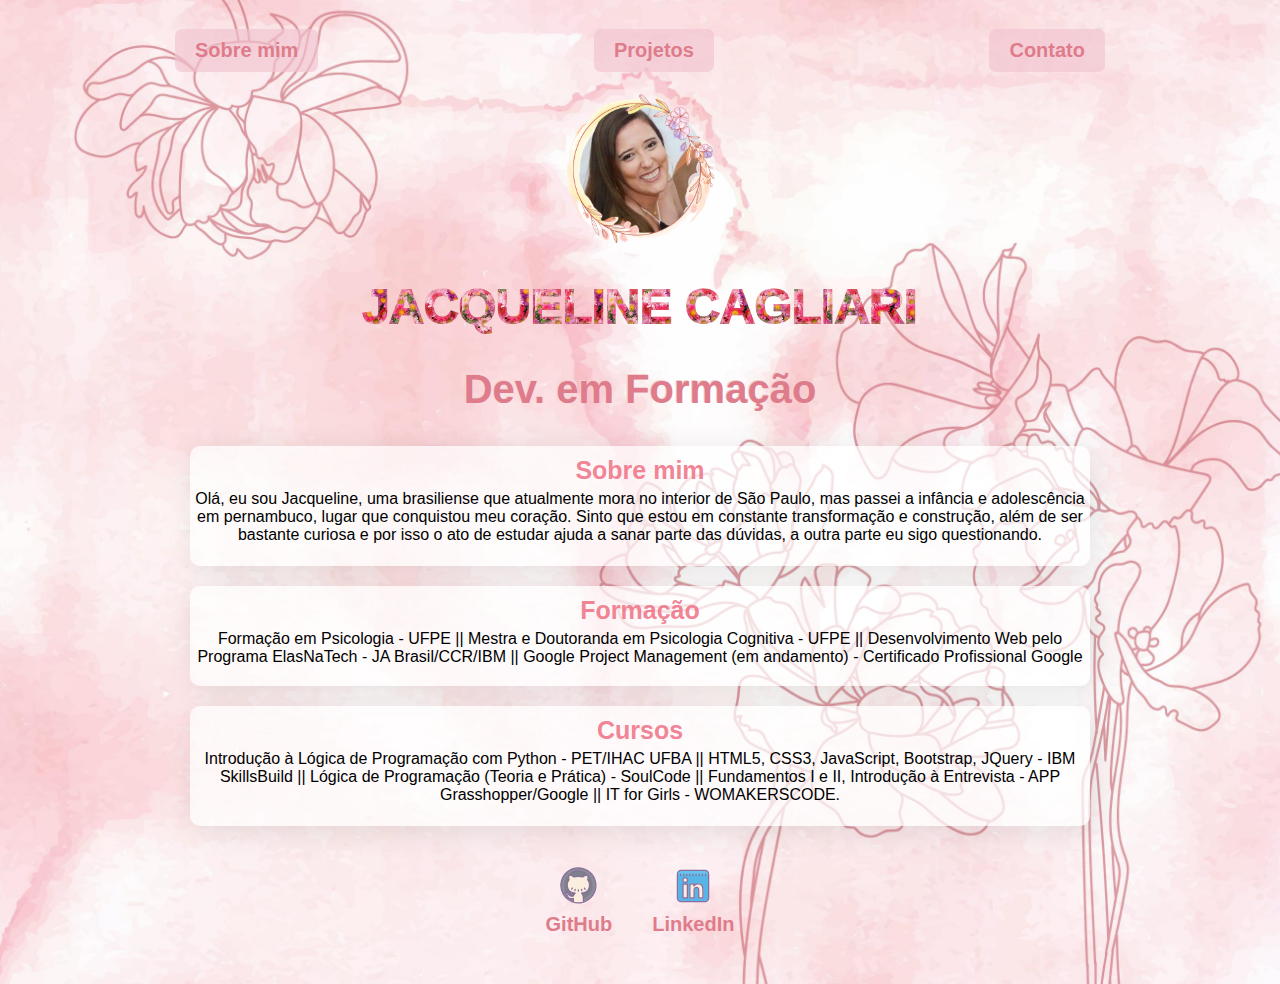
<file: index.html>
<!DOCTYPE html>
<html lang="pt-br">
<head>
    <meta charset="UTF-8">
    <meta http-equiv="X-UA-Compatible" content="IE=edge">
    <meta name="viewport" content="width=device-width, initial-scale=1.0">
    <title>Jacqueline Cagliari</title>
    <link rel="stylesheet" href="estilo.css">
</head>

<body>
    <div class="container">
        <nav class="cabecalho">
            <ul>
                <li>
                    <a href="index.html">Sobre mim</a>
                </li>
    
                <li>
                    <a href="project.html">Projetos</a>
                </li>
    
                <li>
                    <a href="contact.html">Contato</a>
                </li>
            </ul>
        </nav>  
        
        <header>
            <div class="center">
                <img src="./img/myproject-flw3.png"></img>
            </div>
            <h1 class="name">JACQUELINE CAGLIARI</h1> 
            <h2>Dev. em Formação</h2>       
        </header>
    
        <main>
            <section class="card1">
                <h3>Sobre mim</h3>
                <p>
                    Olá, eu sou Jacqueline, uma brasiliense que atualmente mora no interior de São Paulo, mas passei a infância e adolescência em pernambuco, lugar que conquistou meu coração. Sinto que estou em constante transformação e construção, além de ser bastante curiosa e por isso o ato de estudar ajuda a sanar parte das dúvidas, a outra parte eu sigo questionando.
                </p>
            </section>
    
            <section class="card2">
                <h3>Formação</h3>
                <p>
                    Formação em Psicologia - UFPE || Mestra e Doutoranda em Psicologia Cognitiva - UFPE || Desenvolvimento Web pelo Programa ElasNaTech - JA Brasil/CCR/IBM || Google Project Management (em andamento) - Certificado Profissional Google
                </p>
            </section>
    
            <section class="card3">
                <h3>Cursos</h3>
                <p>
                     Introdução à Lógica de Programação com Python - PET/IHAC UFBA || HTML5, CSS3, JavaScript, Bootstrap, JQuery - IBM SkillsBuild || Lógica de Programação (Teoria e Prática) - SoulCode || Fundamentos I e II, Introdução à Entrevista - APP Grasshopper/Google || IT for Girls - WOMAKERSCODE.
                </p>
            </section>
        </main>
    
        <footer class="rodape">
            <a href="https://github.com/jaccagliari" target="_blank" rel="noopener noreferrer">
                <img src="./img/icon-github.svg"></img>
                <p><strong>GitHub</strong></p>
            </a> 
    
            <a href="https://www.linkedin.com/in/jacquelinecagliari/" target="_blank" rel="noopener noreferrer">
                <img src="./img/icon-linkedin.svg"></img>
                <p><strong>LinkedIn</strong></p>
            </a> 
        </footer>
    </div>
    
</body>

</html>
</file>
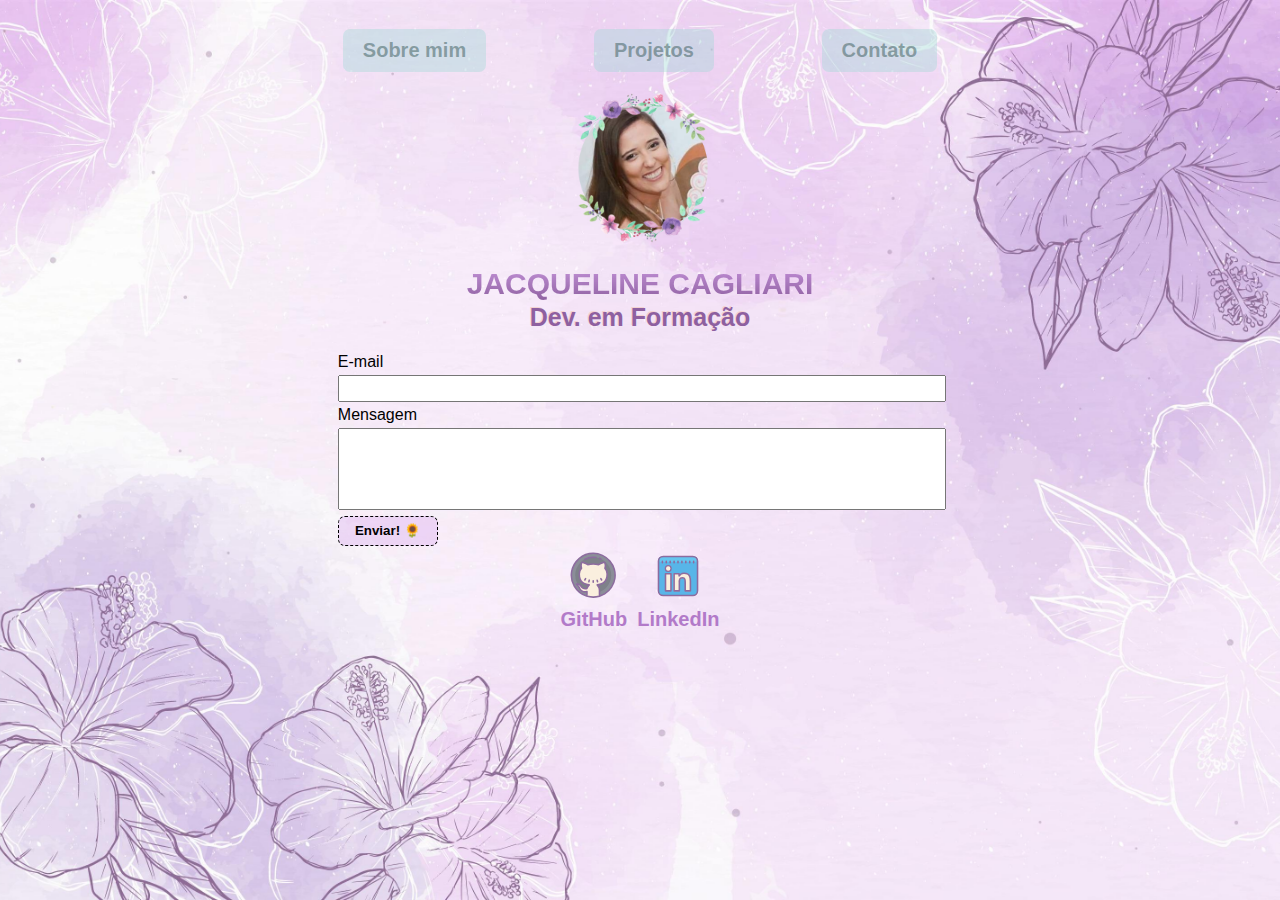
<file: contact.html>
<!DOCTYPE html>
<html lang="pt-br">
<head>
    <meta charset="UTF-8">
    <meta http-equiv="X-UA-Compatible" content="IE=edge">
    <meta name="viewport" content="width=device-width, initial-scale=1.0">
    <title>Contato</title>
    <link rel="stylesheet" href="./contact.css">
</head>
<body>
    <div class="container">
        <nav class="cabecalho">
            <ul>
                <li>
                    <a href="index.html">Sobre mim</a>
                </li>
    
                <li>
                    <a href="project.html">Projetos</a>
                </li>
    
                <li>
                    <a href="contact.html">Contato</a>
                </li>
            </ul>
        </nav>  
        
        <header class="center">
            <div>
                <img src="./img/myproject-flw4.png"></img>
            </div>
            <h1 class="name">JACQUELINE CAGLIARI</h1> 
            <h2>Dev. em Formação</h2>       
        </header>

        <form class="contact-form" action="https://formsubmit.co/jlbccagliari@gmail.com" method="POST">
            <label for="email">E-mail</label>
            <input type="email" name="email" id="email" required>
            <label for="message">Mensagem</label>
            <input type="text" name="message" id="message" required>
            <button type="submit"><strong>Enviar! 🌻</strong></button>
        </form>
    
        <footer class="rodape">
            <a href="https://github.com/jaccagliari" target="_blank" rel="noopener noreferrer">
                <img src="./img/icon-github.svg"></img>
                <p><strong>GitHub</strong></p>
            </a> 
    
            <a href="https://www.linkedin.com/in/jacquelinecagliari/" target="_blank" rel="noopener noreferrer">
                <img src="./img/icon-linkedin.svg"></img>
                <p><strong>LinkedIn</strong></p>
            </a> 
        </footer>
    </div>
</body>
</html>
</file>
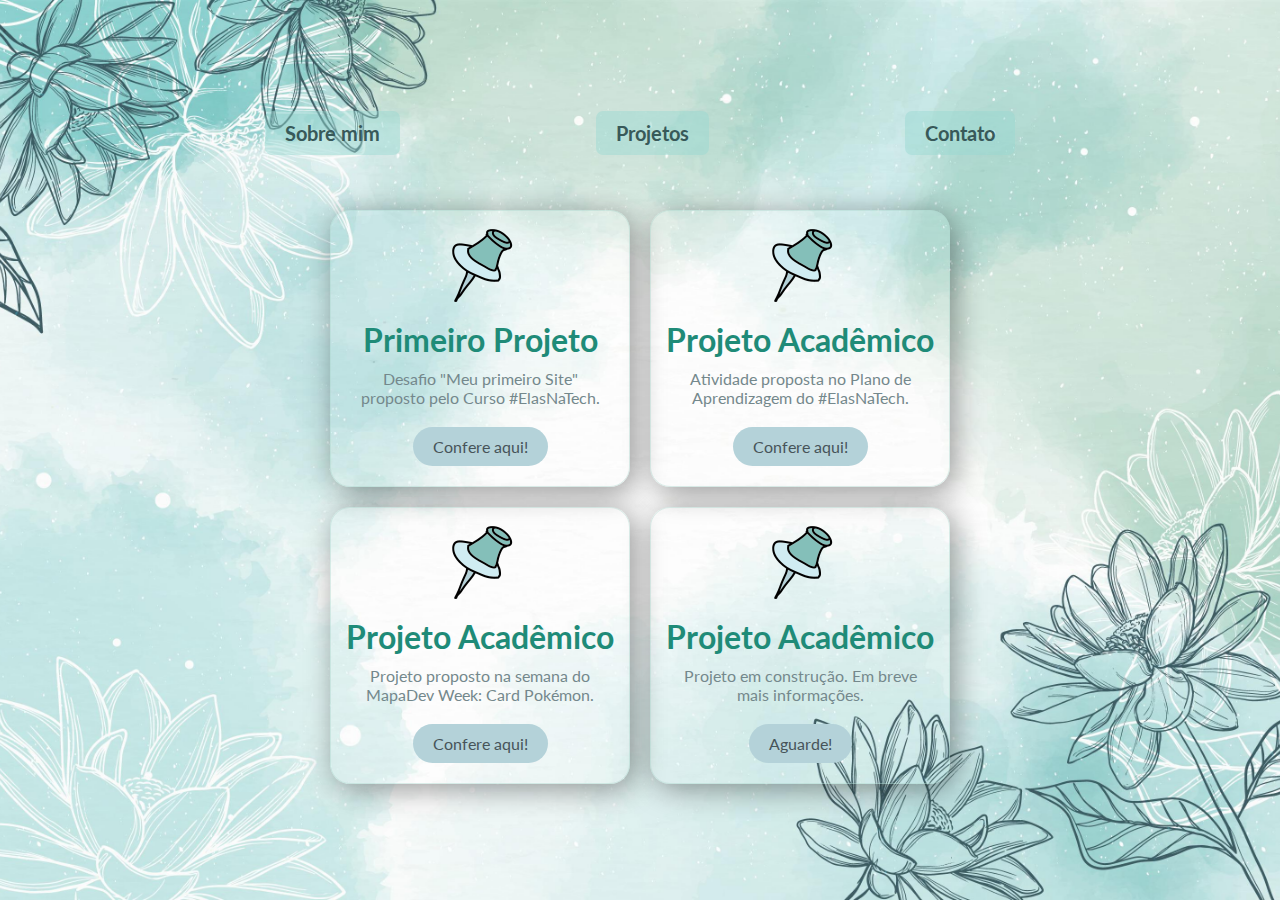
<file: project.html>
<!DOCTYPE html>
<html lang="pt-br">
<head>
    <meta charset="UTF-8">
    <meta http-equiv="X-UA-Compatible" content="IE=edge">
    <meta name="viewport" content="width=device-width, initial-scale=1.0">
    <title>Projeto</title>
    <link rel="stylesheet" href="./project.css">
</head>
<body>
    <div>
        <nav class="cabecalho" >
            <ul>
                <li>
                    <a href="index.html">Sobre mim</a>
                </li>
    
                <li>
                    <a href="project.html">Projetos</a>
                </li>
    
                <li>
                    <a href="contact.html">Contato</a>
                </li>
            </ul>
        </nav>  
       

    <div class="container">
        <div class="card">
            <div class="img">
                <img src="./img-project/icons8-pino-96.png">
            </div>
            <h1>Primeiro Projeto</h1>
            <div class="content">
                <p>
                    Desafio "Meu primeiro Site" proposto pelo Curso #ElasNaTech. 
                </p>
                <a href="https://jaccagliari.github.io/primeiroprojeto-cardapio/">Confere aqui!</a>
            </div>
        </div>

        <div class="card">
            <div class="img">
                <img src="./img-project/icons8-pino-96.png">
            </div>
            <h1>Projeto Acadêmico</h1>
            <div class="content">
                <p>
                    Atividade proposta no Plano de Aprendizagem do #ElasNaTech. 
                </p>
                <a href="https://jaccagliari.github.io/site-livraria/index.html">Confere aqui!</a>
            </div>
        </div>

        <div class="card">
            <div class="img">
                <img src="./img-project/icons8-pino-96.png">
            </div>
            <h1>Projeto Acadêmico</h1>
            <div class="content">
                <p>
                    Projeto proposto na semana do MapaDev Week: Card Pokémon.
                </p>
                <a href="https://jaccagliari.github.io/projeto-pokemon/">Confere aqui!</a>
            </div>
        </div>
   
        <div class="card">
            <div class="img">
                <img src="./img-project/icons8-pino-96.png">
            </div>
            <h1>Projeto Acadêmico</h1>
            <div class="content">
                <p>
                    Projeto em construção. Em breve mais informações.
                </p>
                <a href="#">Aguarde!</a>
            </div>
        </div>
    </div>
    
</body>
</html>
</file>
<file: estilo.css>
@import url('https://fonts.googleapis.com/css2?family=Raleway&display=swap');

body {
    color: black;
    font-family: 'Gill Sans', 'Gill Sans MT', Calibri, 'Trebuchet MS', sans-serif;
    background-image: url('./img/background-flores.jpg');
    background-size: cover;
    background-repeat: no-repeat;
    background-position: center;
    /*background-attachment: fixed;*/
    /*height: 100vh;*/
    display: flex;
    justify-content: center;
}

ul {
    display: flex;
    justify-content: space-between;
    list-style-type: none;
    align-items: center;
    padding: 5px;
}

.cabecalho a {   
    font-size: 20px;
    font-weight: bolder;
    position: relative; 
    display: inline-block;
    padding: 10px 20px;
    background-color: #f2c4d0a8;
    color: #df7c8c;
    border-radius: 7px;
    text-decoration: none;
    transition: 0.5s;
    margin-top: 0;
}

.container a {
    color: #df7c8c;
    text-decoration: none;
    font-size: 20px;
}

header img {
    width: 150px;
    height: 150px;
}

.center {
    text-align: center;
}

.name {
    font-family: 'Gill Sans', 'Gill Sans MT', Calibri, 'Trebuchet MS', sans-serif;
    font-size: 3rem;
    background-image: url(./img/textname6.jpg);
    -webkit-text-stroke-width: 2px;
    -webkit-text-stroke-color: #e280905b;
    background-size: contain;
    text-align: center;
    -webkit-background-clip: text;
    -webkit-text-fill-color: transparent;
}

h2 {
    /*color: rgba(240, 128, 147, 0.897);*/
    color: #df7c8c;
    text-shadow: -1px -1px rgb(243, 210, 210), 1px 1px rgba(141, 80, 80, 0);
    text-align: center;
    font-size: 40px;
}

section h3 {
    color:rgba(240, 116, 136, 0.897);
    font-size: 25px;
    padding-top: 10px;
    margin: 5px;
}

section p {
    margin: 5px;
    font-size: 16px;
}

footer img {
    width: 40px;
    height: 40px;
}

footer {
    display: flex;
    justify-content: center;
}

footer a {
    margin: 20px;
    text-align: center;
}

footer p {
    margin-top: 2px;
}

.container {
    padding: 0px 20px;
}

nav a:hover {
    color: rgb(223, 149, 160);
}

.card1 {
    background-color: rgba(255, 255, 255, 0.7);
    box-shadow: 5px 5px 30px rgba(0, 0, 0, 0.1);
    position: relative;
    margin: 20px;
    border-radius: 10px;
    width: 900px;
    height: 120px;
    text-align: center;
}

.card2 {
    background-color: rgba(255, 255, 255, 0.7);
    box-shadow: 5px 5px 30px rgba(0, 0, 0, 0.1);
    position: relative;
    margin: 20px;
    border-radius: 10px;
    width: 900px;
    height: 100px;
    text-align: center;
}

.card3 {
    background-color: rgba(255, 255, 255, 0.7);
    box-shadow: 5px 5px 30px rgba(0, 0, 0, 0.1);
    position: relative;
    margin: 20px;
    border-radius: 10px;
    width: 900px;
    height: 120px;
    text-align: center;
}
</file>
<file: contact.css>
@import url('https://fonts.googleapis.com/css2?family=Lato&display=swap');

body {
    color: black;
    font-family: 'Gill Sans', 'Gill Sans MT', Calibri, 'Trebuchet MS', sans-serif;
    background-image: url('./img-contact/background-img1.jpg');
    background-size: cover;
    background-repeat: no-repeat;
    background-position: center;
    background-attachment: fixed;
    display: flex;
    justify-content: center;
}

ul {
    display: flex;
    justify-content: space-between;
    list-style-type: none;
    align-items: center;
    padding: 5px;
}

.cabecalho a {
    color: #9362a7;
    text-decoration: none;
    font-size: 20px;
    font-weight: bolder;
    position: relative; 
    display: inline-block;
    padding: 10px 20px;
    background-color: #96d9d257;
    color: #38595980;
    border-radius: 7px;
    text-decoration: none;
    transition: 0.5s;
    margin-top: 0;
}

.rodape a {
    color: #b27ac9;
    text-decoration: none;
    font-size: 20px;
}

header img {
    width: 150px;
    height: 150px;
}

.center {
    text-align: center;
}

.name {
    font-family: 'Gill Sans', 'Gill Sans MT', Calibri, 'Trebuchet MS', sans-serif;
    font-size: 30px;
    background: -webkit-linear-gradient(#b57bcecb, #8e60a0);
    -webkit-background-clip: text;
    -webkit-text-fill-color: transparent;
    text-align: center;
    margin-bottom: 0;
}

h2 {
    color: #8e60a0;
    text-shadow: -1px -1px rgb(243, 210, 210), 1px 1px rgba(141, 80, 80, 0);
    text-align: center;
    font-size: 25px;
    margin-top: 2px;
}

section h3 {
    color: #8e60a0;
    padding-top: 5px;
    margin: 5px;
}

section p {
    margin: 2px;
}

.container {
    padding: 0px 5px;
}

nav a:hover {
    color: #b27ac9;
}

.contact-form input {
    width: 100%;
    padding: 4px 0px;
    margin: 4px 0px;
}

.contact-form input[type=text] {
    height: 70px;
}

button {
    background-color: #e2bdf285;
    border: 1px dashed;
    border-radius: 7px;
    width: 100px;
    height: 30px;
    margin-top: 2px;
}

footer img {
    width: 50px;
    height: 50px;
}

footer {
    display: flex;
    justify-content: center;
}

footer a {
    margin: 5px;
    text-align: center;
}

footer p {
    margin-top: 2px;
}
</file>
<file: project.css>
@import url('https://fonts.googleapis.com/css2?family=Lato&display=swap');

* {
    margin: 0;
    padding: 0;
    box-sizing: border-box;
    font-family: 'Lato', sans-serif;
    color: #1f8b78;
}

body {
    background-image: url('./img-project/flwname3.jpg');
    background-repeat: no-repeat;
    background-size: cover;
    background-position: center;
    background-attachment: fixed;
    display: flex;
    justify-content: center;
    align-items: center;
    min-height: 100vh;
}

.cabecalho ul {
    display: flex;
    justify-content: space-between;
    list-style-type: none;
    align-items: center;
    padding: 5px;
}

.cabecalho a {
    color: #365959;
    font-size: 20px;
    font-weight: bolder;
    position: relative; 
    display: inline-block;
    padding: 10px 20px;
    background-color: #96d9d270;
    color: #385959;
    border-radius: 7px;
    text-decoration: none;
    transition: 0.5s;
    margin-top: 0;
}

.cabecalho {
    margin: 20px;
}

.container {
    width: 800px;
    padding: 20px;
    display: flex;
    align-items: center;
    justify-content: center;
    flex-wrap: wrap;
}

.card {
    position: relative;
    padding: 10px;
    width: 300px;
    box-shadow: 5px 5px 30px rgba(0, 0, 0, 0.4);
    margin: 10px;
    border: 1px solid #afd7ce6e;
    border-radius: 20px;
    overflow: hidden;
    transition: 0.5s ;
    text-align: center;
}

.img {
    transition: 0.5s;
}

h1 {
    /*color: #84BFB9;*/
    font-size: 2rem;
}

.content {
    padding: 10px;
    text-align: center;
}

p {
    color: #74888C;
    transition: 0.5s;
}

.container a {
   position: relative; 
   display: inline-block;
   padding: 10px 20px;
   background-color: #B4D2D9;
   color: #475459;
   border-radius: 40px;
   text-decoration: none;
   transition: 0.5s;
   margin-top: 20px;
}

.card:hover {
    background-color: #D5F2EF;
    color: #3f7777;
    margin-top: -10px;
    box-shadow: 5px 20px 25px #84BFB9;
}

/*.card:hover img {
    filter: invert(5);
}*/

.card:hover .content p{
    color: #365959;
}

.card:hover .content a{
    color: #277365bb;
    font-weight: bolder;

}
</file>
